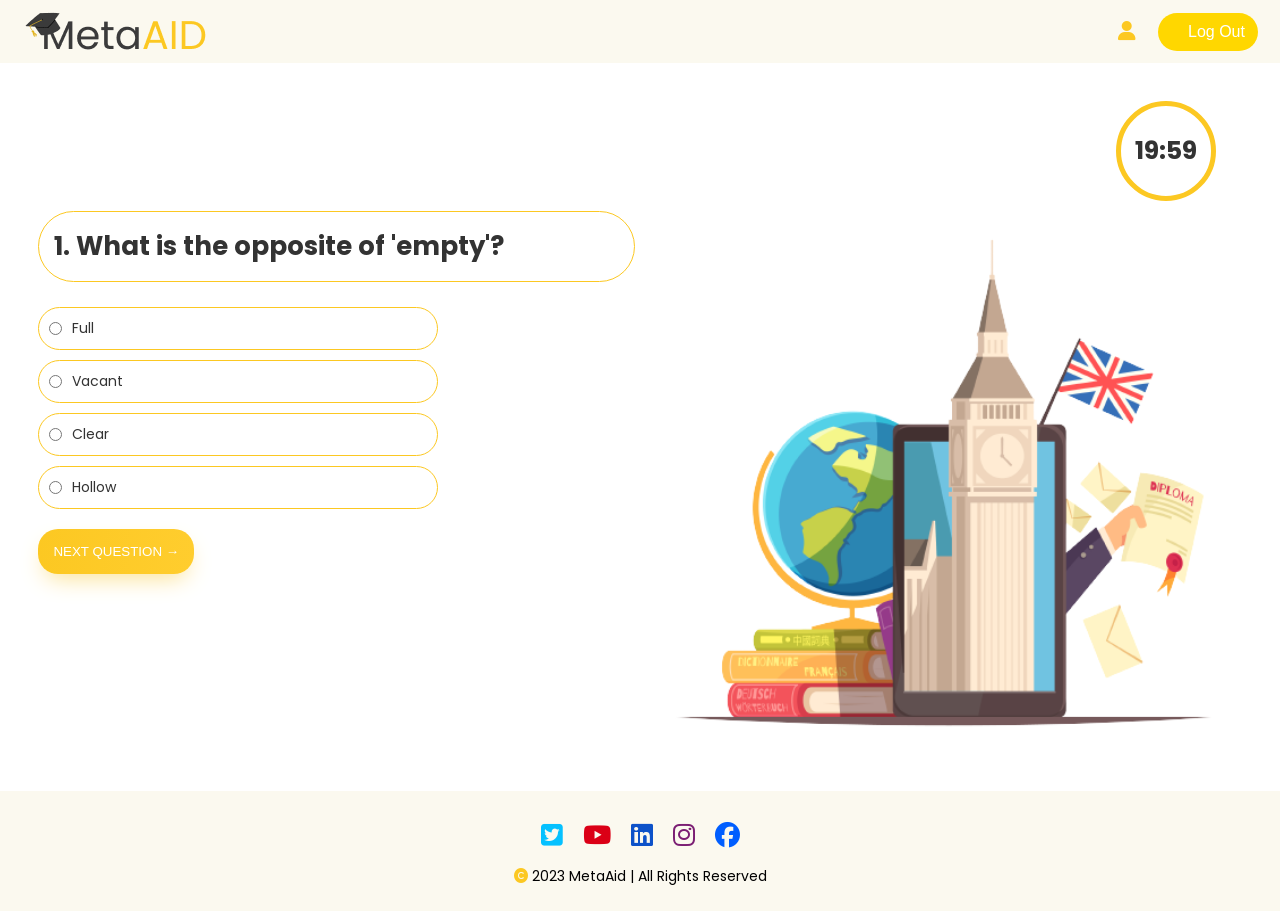
<file: src/englishTestffff/engTest.html>
<!DOCTYPE html>
<html lang="en">
  <head>
    <meta charset="UTF-8" />
    <meta http-equiv="X-UA-Compatible" content="IE=edge" />
    <meta name="viewport" content="width=device-width, initial-scale=1.0" />
    <link
      rel="stylesheet"
      href="https://cdnjs.cloudflare.com/ajax/libs/font-awesome/6.4.0/css/all.min.css"
    />
    <title>English Test</title>
    <link rel="stylesheet" href="../header and footer/style.css" />
    <link rel="stylesheet" href="engTest.css" />
  </head>
  <body>
    <!-- //header -->
    <div class="header">
      <div class="logo">
        <img src="../header and footer/logo.png" alt="logo" />
      </div>
      <div class="rightSide">
        <i class="fa-solid fa-user fa-xl"></i>
        <h2 class="user_name hidden"></h2>
        <input class="logout button" type="submit" value="Log Out" />
      </div>
    </div>
    <!-- header end -->

    <!--english test section-->
    <section>
      <div class="timer">
        <span class="minHolder">20:</span>
        <span class="secHolder">00</span>
      </div>
      <div class="quiz-container">
        <div>
          <h2 class="question">
            Which of the following words is a synonym for 'happy'?
          </h2>

          <div class="item">
            <input type="radio" class="option" name="answer" id="A" />
            <label class="label" for="A"> joyful </label>
          </div>
          <div class="item">
            <input type="radio" class="option" name="answer" id="B" />
            <label class="label" for="B"> Sad </label>
          </div>
          <div class="item">
            <input type="radio" class="option" name="answer" id="C" />
            <label class="label" for="C"> Angry </label>
          </div>
          <div class="item">
            <input type="radio" class="option" name="answer" id="D" />
            <label class="label" for="D"> Tired </label>
          </div>
          <div class="popup">
            <button id="nextBtn">NEXT QUESTION &rarr;</button>

            <div class="modal-box">
              <i id="icon" class="fa-regular fa-circle-check"></i>

              <h3 class="popupScore"></h3>
              <button class="closeBtn">Ok</button>
            </div>
          </div>
        </div>

        <img class="img" src="./32184-removebg-preview.png" alt="" />
      </div>
    </section>
    <!-- end of english test section-->
    <!--footer-->
    <footer>
      <div class="footer">
        <div class="bottomfooter">
          <i
            class="fa-brands fa-square-twitter fa-xl"
            style="color: #05c1ff"
          ></i>
          <i class="fa-brands fa-youtube fa-xl" style="color: #db0016"></i>
          <i class="fa-brands fa-linkedin fa-xl" style="color: #0d52c9"></i>
          <i class="fa-brands fa-instagram fa-xl" style="color: #7b1e73"></i>
          <i class="fa-brands fa-facebook fa-xl" style="color: #005eff"></i>
        </div>
        <div class="upperfooter">
          <p>
            <i class="fa-sharp fa-solid fa-copyright"></i> 2023 MetaAid | All
            Rights Reserved
          </p>
        </div>
      </div>
    </footer>

    <!--end of footer -->
    <script type="module" src="engTest.js"></script>
  </body>
</html>
</file>
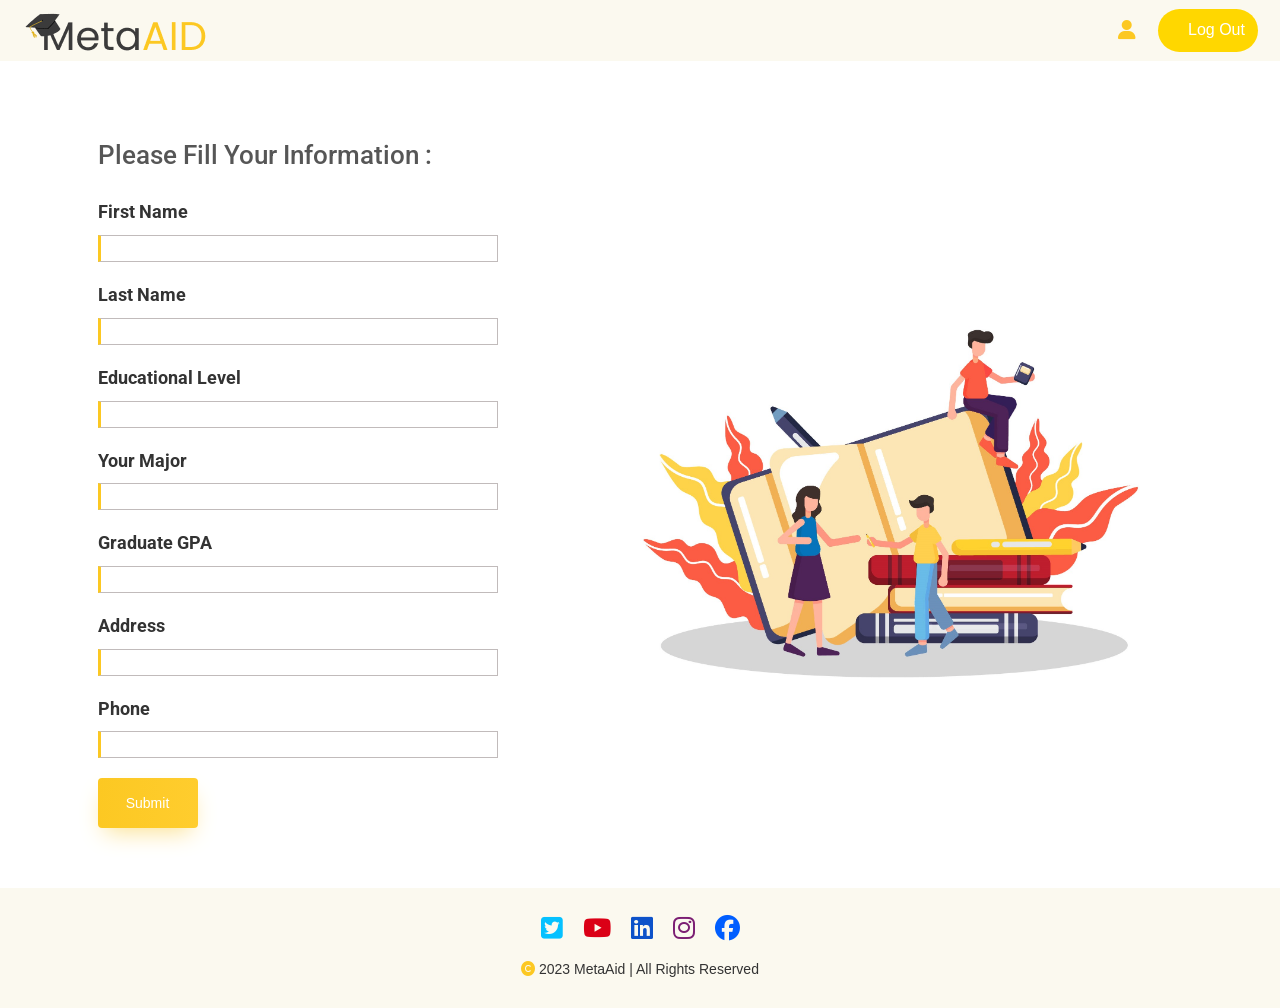
<file: src/form/form.html>
<!DOCTYPE html>
<html lang="en">
  <head>
    <meta charset="UTF-8" />
    <meta http-equiv="X-UA-Compatible" content="IE=edge" />
    <!-- Latest compiled and minified CSS -->
   <link rel="stylesheet" href="https://cdn.jsdelivr.net/npm/bootstrap@3.3.7/dist/css/bootstrap.min.css" integrity="sha384-BVYiiSIFeK1dGmJRAkycuHAHRg32OmUcww7on3RYdg4Va+PmSTsz/K68vbdEjh4u" crossorigin="anonymous">
    <link rel="stylesheet" href="https://cdnjs.cloudflare.com/ajax/libs/font-awesome/6.4.0/css/all.min.css">
    <meta name="viewport" content="width=device-width, initial-scale=1.0" />
    <link rel="stylesheet" href="../header and footer/style.css">
    <link rel="stylesheet" href="form.css" />

    <title>Form</title>
  </head>
  <body>
 <!-- //header -->
 <div class="header">
  <div class="logo">
    <img src="../header and footer/logo.png" alt="logo" />
  </div>
  <div class="rightSide">
    <i class="fa-solid fa-user fa-xl"></i>
    <h2 class="user_name hidden"></h2>
    <input class="logout button" type="submit" value="Log Out" />
  </div>
</div>
<!-- header end -->

<!--form section-->
    <section class="img-form-con">
      <div class="form-con">
        <form action="">
          <h2 class="form-title">Please fill your information :</h2>
          <div class="label-input-form-con">
            <label for="first-name">first name</label>
            <input type="text" id="first-name"  />
          </div>

          <div class="label-input-form-con">
            <label for="last-name">last name</label>
            <input type="text" id="last-name" />
          </div>

          <div class="label-input-form-con">
            <label for="education-level">Educational level</label>
            <input type="text" id="education-level"  />
          </div>
          <div class="label-input-form-con">
            <label for="major">Your major</label>
            <input type="text" id="major" />
          </div>

          <div class="label-input-form-con">
            <label for="gpa">Graduate GPA</label>
            <input type="text" id="gpa" />
          </div>
          <div class="label-input-form-con">
            <label for="address">Address</label>
            <input type="text" id="address" />
          </div>
          <div class="label-input-form-con">
            <label for="phone">Phone</label>
            <input type="text" id="phone"  />
          </div>
          <button class="form-btn">submit</button>
          <d class="fill">*All fields are mandatory</p>
        </form>
      </div>
      <div class="form-img-con">
        <img src="from.jpg" alt="" />
      </div>
  
    </section>
<!--end of form section-->

    <!--footer-->
    <footer>
      <div class="footer">
       
        <div class="bottomfooter">

          <i
          class="fa-brands fa-square-twitter fa-xl"
          style="color: #05c1ff"
          
        ></i>
        <i class="fa-brands fa-youtube fa-xl" style="color: #db0016"></i>
        <i class="fa-brands fa-linkedin fa-xl" style="color: #0d52c9"></i>
        <i class="fa-brands fa-instagram fa-xl" style="color: #7b1e73"></i>
        <i class="fa-brands fa-facebook fa-xl" style="color: #005eff"></i>
        </div>
        <div class="upperfooter">
          <p> <i class="fa-sharp fa-solid fa-copyright" ></i>  2023 MetaAid | All Rights Reserved</p>
         
        </div>
      </div>
      
    </footer>
   
    <!--end of footer -->



    <script src="form.js"></script>
  </body>
</html>
</file>
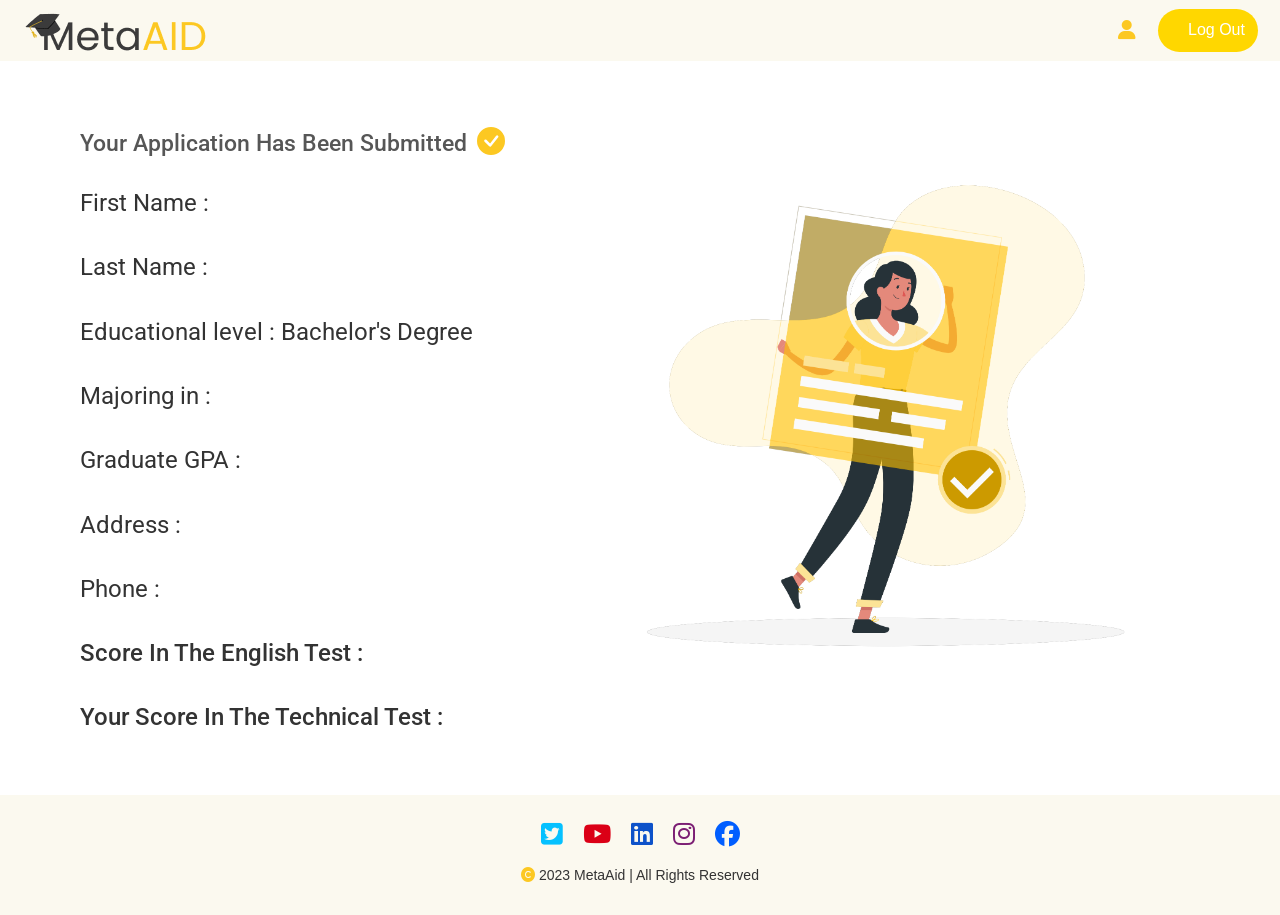
<file: src/result/result.html>
<!DOCTYPE html>
<html lang="en">
  <head>
    <meta charset="UTF-8" />
    <meta http-equiv="X-UA-Compatible" content="IE=edge" />
    <meta name="viewport" content="width=device-width, initial-scale=1.0" />
    <link
      rel="stylesheet"
      href="https://cdn.jsdelivr.net/npm/bootstrap@3.3.7/dist/css/bootstrap.min.css"
      integrity="sha384-BVYiiSIFeK1dGmJRAkycuHAHRg32OmUcww7on3RYdg4Va+PmSTsz/K68vbdEjh4u"
      crossorigin="anonymous"
    />
    <link
      rel="stylesheet"
      href="https://cdnjs.cloudflare.com/ajax/libs/font-awesome/6.4.0/css/all.min.css"
    />
    <link rel="stylesheet" href="../header and footer/style.css" />
    <link rel="stylesheet" href="result.css" />
    <title>Result</title>
  </head>
  <body>
    <!-- //header -->
    <div class="header">
      <div class="logo">
        <img src="../header and footer/logo.png" alt="logo" />
      </div>
      <div class="rightSide">
        <i class="fa-solid fa-user fa-xl"></i>
        <h2 class="user_name hidden"></h2>
        <input class="logout button" type="submit" value="Log Out" />
      </div>
    </div>
    <!-- header end -->

    <!--result section-->

    <section class="result-section">
      <div class="result-con">
        <div class="title-svg">
          <h1 class="result-title">Your application has been Submitted</h1>
          <svg
            xmlns="http://www.w3.org/2000/svg"
            fill="currentColor"
            class="bi bi-check-circle-fill"
            viewBox="0 0 16 16"
            strok="20"
          >
            <path
              d="M16 8A8 8 0 1 1 0 8a8 8 0 0 1 16 0zm-3.97-3.03a.75.75 0 0 0-1.08.022L7.477 9.417 5.384 7.323a.75.75 0 0 0-1.06 1.06L6.97 11.03a.75.75 0 0 0 1.079-.02l3.992-4.99a.75.75 0 0 0-.01-1.05z"
            />
          </svg>
        </div>
        <p id="fisrt-name">First Name :</p>
        <p id="last-name">Last Name :</p>
        <p id="education-level">Educational level : Bachelor's Degree</p>
        <p id="major">Majoring in :</p>
        <p id="gpa">Graduate GPA :</p>
        <p id="address">Address :</p>
        <p id="phone">Phone :</p>
        <p id="englishScore">
          <span class="score">score in the english test : </span>
        </p>
        <p id="techScore">
          <span class="score">Your score in the technical test : </span>
        </p>
      </div>

      <div class="img-result"><img src="./result.png" alt="" /></div>
    </section>

    <!-- end of result section-->

    <!--footer-->
    <footer>
      <div class="footer">
        <div class="bottomfooter">
          <i
            class="fa-brands fa-square-twitter fa-xl"
            style="color: #05c1ff"
          ></i>
          <i class="fa-brands fa-youtube fa-xl" style="color: #db0016"></i>
          <i class="fa-brands fa-linkedin fa-xl" style="color: #0d52c9"></i>
          <i class="fa-brands fa-instagram fa-xl" style="color: #7b1e73"></i>
          <i class="fa-brands fa-facebook fa-xl" style="color: #005eff"></i>
        </div>
        <div class="upperfooter">
          <p>
            <i class="fa-sharp fa-solid fa-copyright"></i> 2023 MetaAid | All
            Rights Reserved
          </p>
        </div>
      </div>
    </footer>

    <!--end of footer -->
    <script src="./result.js"></script>
  </body>
</html>
</file>
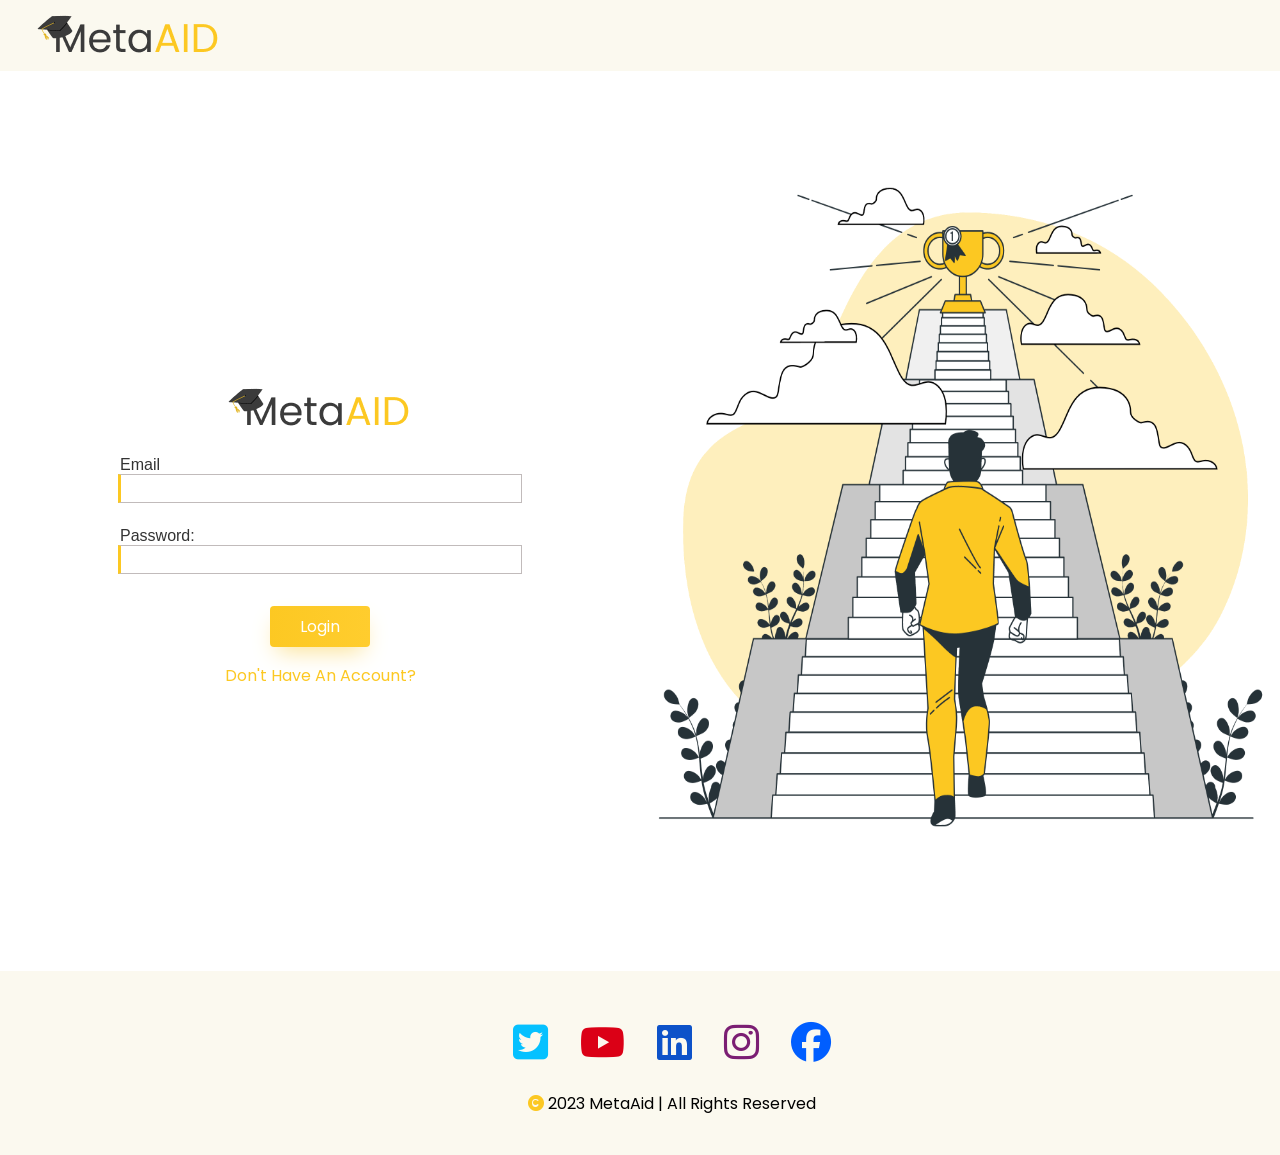
<file: src/signUp-login/login.html>
<!DOCTYPE html>
<html lang="en">
  <head>
    <meta charset="UTF-8" />
    <meta http-equiv="X-UA-Compatible" content="IE=edge" />
    <meta name="viewport" content="width=device-width, initial-scale=1.0" />
    <link
      rel="stylesheet"
      href="https://cdnjs.cloudflare.com/ajax/libs/font-awesome/6.4.0/css/all.min.css"
    />
    <title>signin</title>
    <link
      href="https://unpkg.com/boxicons@2.1.4/css/boxicons.min.css"
      rel="stylesheet"
    />
    <link rel="stylesheet" href="login.css" />
    <link rel="stylesheet" href="../header and footer/style.css" />
  </head>
  <body>
    <!-- //header -->
    <div class="header">
      <div class="logo">
        <img src="../header and footer/logo.png" alt="logo" />
      </div>
    </div>
    <!-- header end -->

    <div class="container">
      <div class="form">
        <div class="name-app">
        
          <img src="../header and footer/logo.png" alt="" />
        </div>

        <div class="parts-form">
          <form>
            <div class="input-label">
              <label for="fname">Email</label>
              <input type="text" class="userEmail" name="fname" />
            </div>
            <div class="input-label">
              <label for="lname">password:</label>
              <input type="password" class="userPassword" name="password" />
            </div>
            <p class="error"></p>
          </form>
        </div>

        <!-- <div class="btn-signlog"> -->
        <div class="btn-sign">
          <button class="button1">login</button>

          <p class="sign-up">Don't have an account?</p>
        </div>
      </div>

      <div class="image-signup">
        <img class="image" src="login.png" alt="Paris" />
      </div>
    </div>

    <!--footer-->
    <footer>
      <div class="footer">
        <div class="bottomfooter">
          <i
            class="fa-brands fa-square-twitter fa-xl"
            style="color: #05c1ff"
          ></i>
          <i class="fa-brands fa-youtube fa-xl" style="color: #db0016"></i>
          <i class="fa-brands fa-linkedin fa-xl" style="color: #0d52c9"></i>
          <i class="fa-brands fa-instagram fa-xl" style="color: #7b1e73"></i>
          <i class="fa-brands fa-facebook fa-xl" style="color: #005eff"></i>
        </div>
        <div class="upperfooter">
          <p>
            <i class="fa-sharp fa-solid fa-copyright"></i> 2023 MetaAid | All
            Rights Reserved
          </p>
        </div>
      </div>
    </footer>

    <!--end of footer -->

    <script src="login.js"></script>
  </body>
</html>
</file>
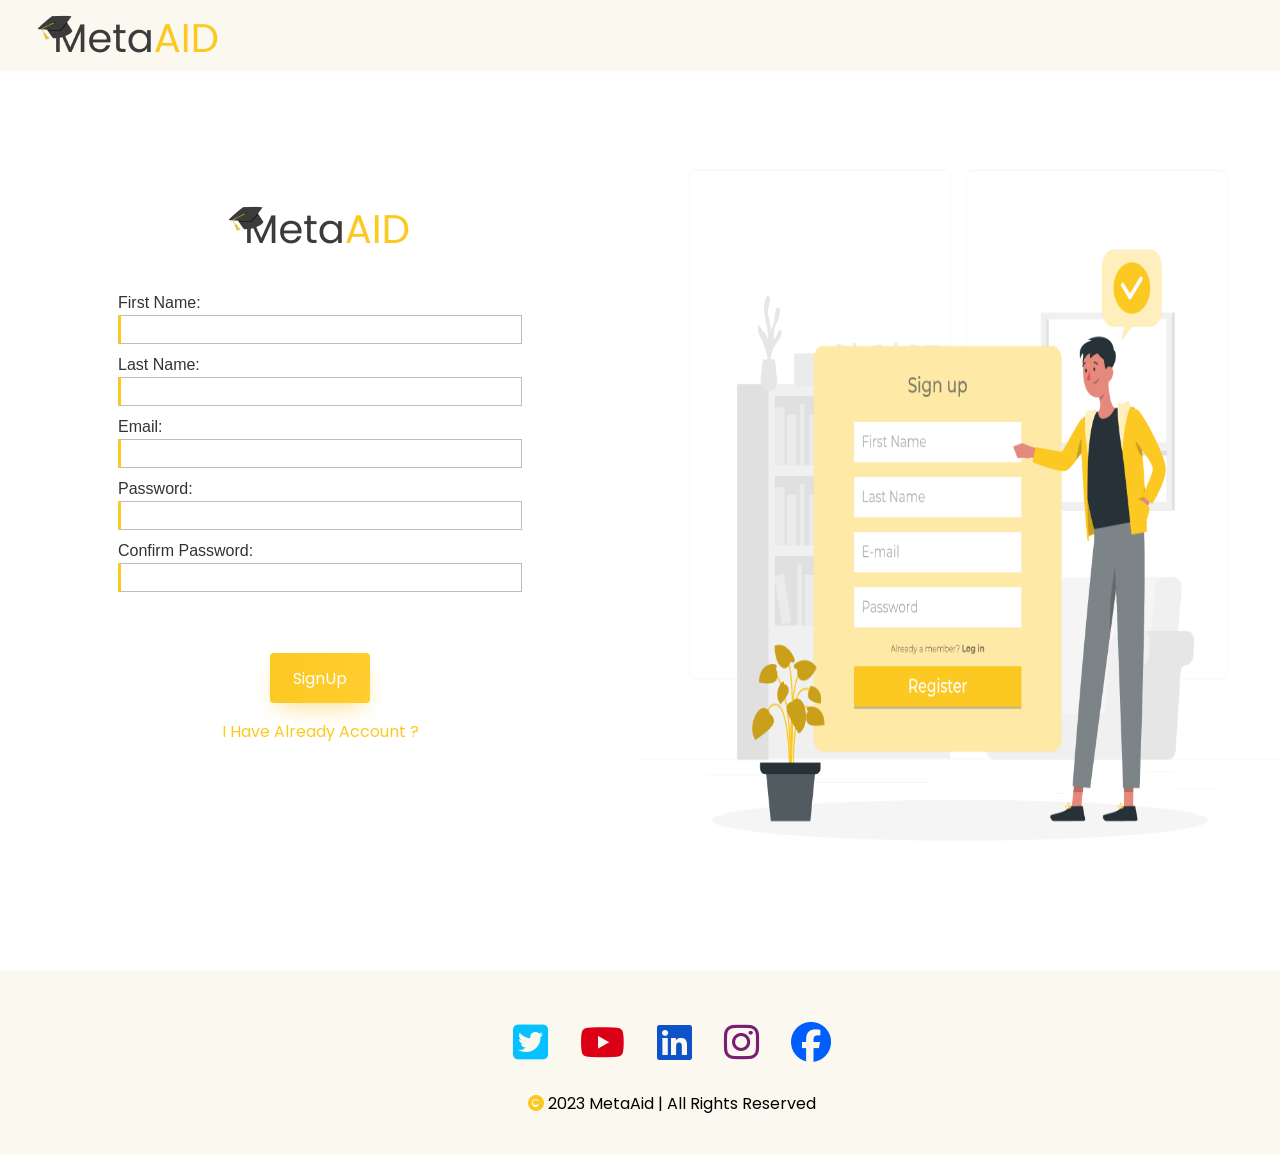
<file: src/signUp-login/signup.html>
<!DOCTYPE html>
<html lang="en">
  <head>
    <meta charset="UTF-8" />
    <meta http-equiv="X-UA-Compatible" content="IE=edge" />
    <meta name="viewport" content="width=device-width, initial-scale=1.0" />
    <link
      rel="stylesheet"
      href="https://cdnjs.cloudflare.com/ajax/libs/font-awesome/6.4.0/css/all.min.css"
    />
    <title>signup</title>
    <link
      href="https://unpkg.com/boxicons@2.1.4/css/boxicons.min.css"
      rel="stylesheet"
    />
    <link rel="stylesheet" href="../header and footer/style.css" />
    <link rel="stylesheet" href="signup.css" />
  </head>
  <body>
    <!-- //header -->
    <div class="header">
      <div class="logo">
        <img src="../header and footer/logo.png" alt="logo" />
      </div>
    </div>
    <!-- header end -->
    <!--sgin up section-->
    <div class="container">
      <div class="form">
        <div class="name-app">
          <img src="../header and footer/logo.png" alt="" />
        </div>
        <div class="parts-form">
          <form action="#">
            <label for="firstName">First name:</label><br />
            <input type="text" id="firstName" name="fname" /><br />

            <label for="lastName">Last name:</label><br />
            <input type="text" id="lastName" name="lname" /><br />

            <label for="Email">Email:</label><br />
            <input type="email" id="Email" name="Email" /><br />

            <label for="password">password:</label><br />
            <input type="password" id="password" name="password" /><br />

            <label for="confirmPassword">Confirm password:</label><br />
            <input
              type="password"
              id="confirmPassword"
              name="confirmPassword"
            /><br />

            <p class="error"></p>
          </form>
        </div>
        <div class="btn-sign">
          <button class="signupBtn" id="signupBtn">SignUp</button><br />

          <p class="alreadyHaveAcc" href="./login.html">
            I have already account ?
          </p>
        </div>
      </div>

      <div class="image-signup">
        <img class="image" src="signup.png" alt="Paris" />
      </div>
    </div>

    <!--sgin up section-->

    <!--footer-->
    <footer>
      <div class="footer">
        <div class="bottomfooter">
          <i class="fa-brands fa-square-twitter fa-xl"
            style="color: #05c1ff"></i>
          <i class="fa-brands fa-youtube fa-xl" style="color: #db0016"></i>
          <i class="fa-brands fa-linkedin fa-xl" style="color: #0d52c9"></i>
          <i class="fa-brands fa-instagram fa-xl" style="color: #7b1e73"></i>
          <i class="fa-brands fa-facebook fa-xl" style="color: #005eff"></i>
        </div>
        <div class="upperfooter">
          <p>
            <i class="fa-sharp fa-solid fa-copyright"></i> 2023 MetaAid | All
            Rights Reserved
          </p>
        </div>
      </div>
    </footer>

    <!--end of footer -->

    <script src="signup.js"></script>
  </body>
</html>
</file>
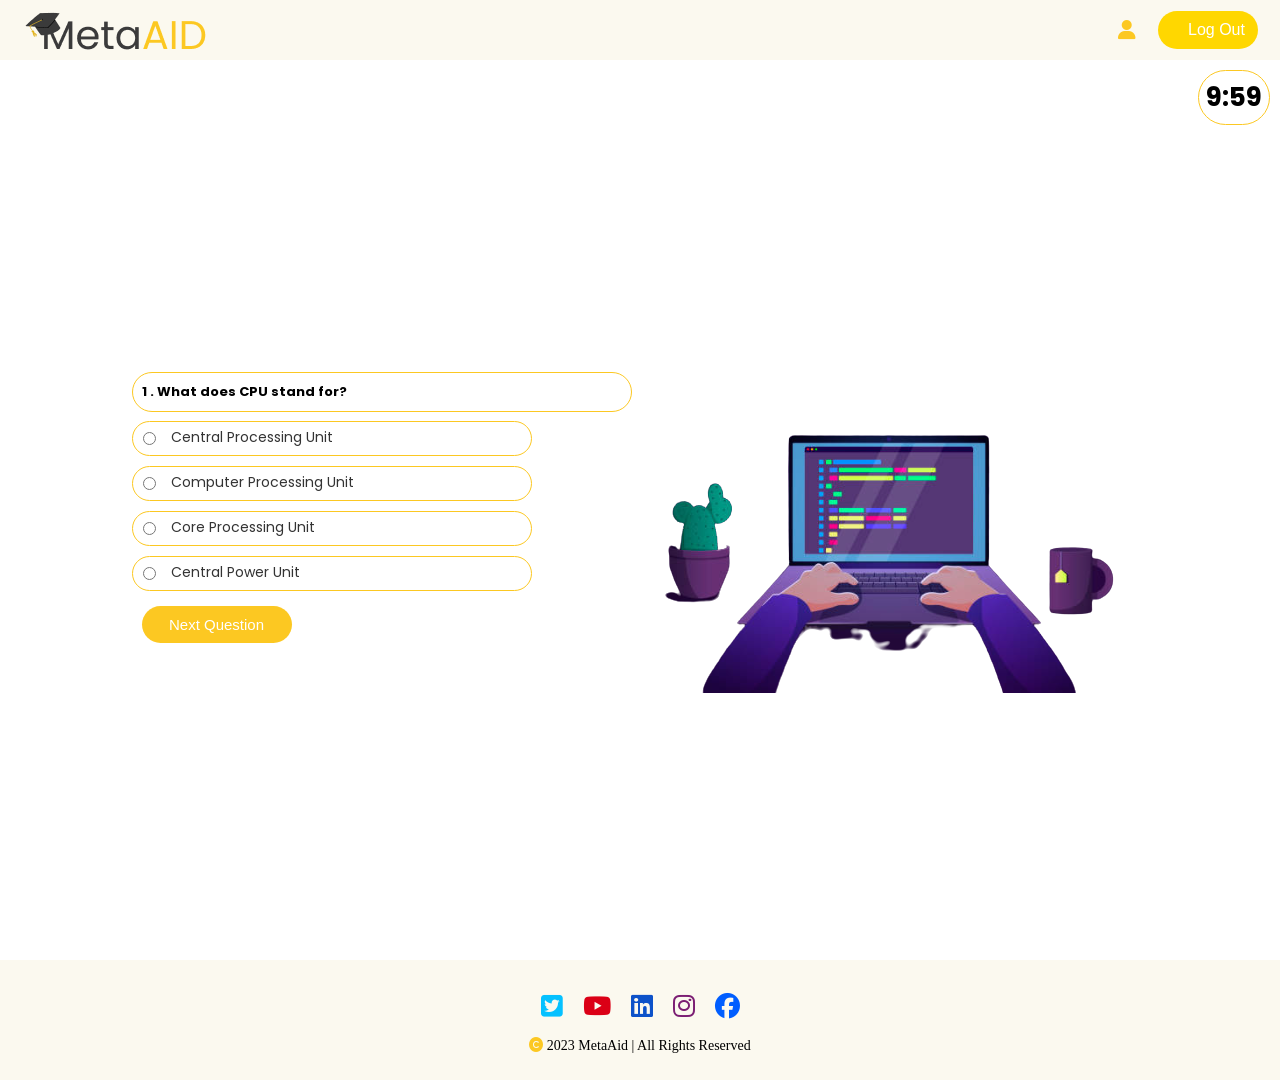
<file: src/TechnicalTestffff/techTest.html>
<!DOCTYPE html>
<html lang="en">
  <head>
    <meta charset="UTF-8" />
    <meta http-equiv="X-UA-Compatible" content="IE=edge" />
    <meta name="viewport" content="width=device-width, initial-scale=1.0" />
    <link rel="stylesheet" href="https://cdnjs.cloudflare.com/ajax/libs/font-awesome/6.4.0/css/all.min.css">
    <title>Technology test</title>
    <link rel="stylesheet" href="./techTest.css" />
    <link rel="stylesheet" href="../header and footer/style.css" />
  
  </head>
  <body>
    <!-- //header -->
    <div class="header">
      <div class="logo">
        <img src="../header and footer/logo.png" alt="logo" />
      </div>
      <div class="rightSide">
        <i class="fa-solid fa-user fa-xl"></i>
        <h2 class="user_name hidden"></h2>
        <input class="logout button" type="submit" value="Log Out" />
      </div>
    </div>
    <!-- header end -->

    <div class="quiz">
      <div class="test">
        <h4 id="question">What is the primary purpose of HTML?</h4>
        <span>
          <input
            type="radio"
            id="A"
            name="option"
            class="answer"
            value="optionA"
          />
          <label for="option-one" class="option" id="option-one">one</label>
        </span>

        <span>
          <input
            type="radio"
            id="B"
            name="option"
            class="answer"
            value="optionB"
          />
          <label for="option-two" class="option" id="option-two">two</label>
        </span>

        <span>
          <input
            type="radio"
            id="C"
            name="option"
            class="answer"
            value="optionC"
          />
          <label for="option-three" class="option" id="option-three"
            >three</label
          >
        </span>

        <span>
          <input
            type="radio"
            id="D"
            name="option"
            class="answer"
            value="optionD"
          />
          <label for="option-four" class="option" id="option-four">three</label>
        </span>
        <div class="popup">
          <button type="submit" id="btn">Next Question</button>
          <div class="modal-box">
            <i class="fa-regular fa-circle-check"></i>

            <h3 class="popupScore"></h3>
            <button class="close-btn">Ok</button>
          </div>
        </div>
      </div>

      <div class="timer">
        <h2 class="min">10:</h2>
        <h2 class="sec">00</h2>
      </div>

      <div class="img-box"><img src="./technology.png" alt="" /></div>
    </div>

    <!--footer-->
    <footer>
      <div class="footer">
        <div class="bottomfooter">
          <i
            class="fa-brands fa-square-twitter fa-xl"
            style="color: #05c1ff"
          ></i>
          <i class="fa-brands fa-youtube fa-xl" style="color: #db0016"></i>
          <i class="fa-brands fa-linkedin fa-xl" style="color: #0d52c9"></i>
          <i class="fa-brands fa-instagram fa-xl" style="color: #7b1e73"></i>
          <i class="fa-brands fa-facebook fa-xl" style="color: #005eff"></i>
        </div>
        <div class="upperfooter">
          <p>
            <i class="fa-sharp fa-solid fa-copyright"></i> 2023 MetaAid | All
            Rights Reserved
          </p>
        </div>
      </div>
    </footer>

    <!--end of footer -->
    <script src="./techTest.js"></script>
  </body>
</html>
</file>
<file: src/header and footer/style.css>
* {
  margin: 0;
  padding: 0;
}

:root {
  --yellow: #fcc822;
  --black: #333333;
  --font-poppin: "Poppins", sans-serif;
  --font-roboto: "Roboto", sans-serif;
  --wihte: #ffffff;
}
body {
  overflow-x: hidden;
}
.header {
  background-color: #ebe3b235;
  display: flex;
  justify-content: space-between;
  align-items: center;
  padding: 0.5rem 2rem;
  width: 100vw;
}

.rightSide {
  display: flex;
  gap: 2rem;
  align-items: center;
}
.user_name {
  font-family: var(--font-poppin);
  text-transform: capitalize;

  font-size: 1.8rem;
  color: var(--black);
}
.fa-user {
  color: var(--yellow);
  font-size: 2rem;
}
.hidden {
  display: none;
}
.footer {
  background-color: #ebe3b235;

  width: 100vw;
  height: 120px;
  display: flex;

  justify-content: center;
  gap: 3rem;
  align-items: center;
  padding: 2rem;

  bottom: 0;

  flex-direction: column;
}

.bottomfooter {
  display: flex;
  gap: 2rem;
  margin-top: 2rem;
}

.fa-sharp {
  color: var(--yellow);
}
.fa-brands {
  font-size: 2.5rem;
}
.button {
  background-color: #ffd700;

  color: white;

  width: 10rem;
  padding: 1rem 3rem;

  text-decoration: none;
  display: flex;
  justify-content: center;
  align-items: center;
  font-size: 16px;
  font-weight: 300;
  margin: 4px 2px;
  cursor: pointer;
  transition: background-color 0.3s ease-in-out;
  border-radius: 30px;
  border: none;
  outline: none;
}

.button:hover {
  background-color: darkgoldenrod;
}
@media only screen and (min-width: 768px) and (max-width: 1024px) {

  .header {
    width: 100vw;
  } 
}
@media only screen and (max-width: 600px) {
  .header {
    width: 100vw;
  }

  .logo img {
    width: 120px;
  }
  .button{
    font-size: 10px;
  }
}

@media only screen and (max-width: 360px) {
  .header {
    width: 100vw;
  }

  .logo img {
    width: 80px;
  }
  .button {
    width: 8rem;
  }
  .user_name {
    font-size: 0.8rem;
  }
}
</file>
<file: src/englishTestffff/engTest.css>
@import url("https://fonts.googleapis.com/css2?family=Poppins&display=swap");

@import url("https://fonts.googleapis.com/css2?family=Roboto&display=swap");

:root {
  --yellow: #fcc822;
  --black: #333333;
  --font-poppin: "Poppins", sans-serif;
  --font-roboto: "Roboto", sans-serif;
}
html {
  font-size: 10px;
}

body {
  font-family: var(--font-poppin);
}
* {
  margin: 0;
  padding: 0;
  box-sizing: border-box;
}
h1 {
  font-size: 3.4rem;
}
h2 {
  font-size: 2.6rem;
}
/*body font size */
p {
  font-size: 1.4rem;
}

section {
  position: relative;
  padding-bottom: 3rem;
}

.quiz-container {
  padding-inline: 3%;
  display: grid;
  grid-template-columns: 1fr 1fr;

  justify-content: center;
  gap: 1rem;
}
.question {
  color: var(--black);
  border: var(--yellow) solid 1px;
  border-radius: 4rem;
  padding: 1.5rem;
  margin-bottom: 2.5rem;
}
.timer {
  color: var(--black);
  font-size: 2.5rem;
  font-weight: bold;
  margin-bottom: 1rem;
  border: var(--yellow) solid 0.5rem;
  width: 100px;
  height: 100px;
  border-radius: 50%;
  padding: 0.5rem;
  display: flex;
  justify-content: center;
  align-items: center;
  margin-left: auto;
  margin-top: 3%;
  margin-right: 5%;
}

.item {
  display: flex;
  margin-bottom: 1rem;
  gap: 1rem;
  width: 40rem;
  color: var(--black);
  border: var(--yellow) solid 1px;
  border-radius: 4rem;
  padding: 1rem;
  animation: translate 1s ease-in-out;
}

.label {
  flex-grow: 1;
}

label,
input {
  font-size: 1.4rem;
  cursor: pointer;
}

#nextBtn {
  color: white;
  padding: 1.5rem;
  border: none;
  border-radius: 2rem;
  background: linear-gradient(95.34deg, #fcc822 0%, #ffcd2e 100%);
  box-shadow: 0px 10.5305px 23.4012px -7.02035px #fbe18f;
  cursor: pointer;
  display: flex;
  align-items: center;
  margin-top: 20px;
}

.img {
  height: 55rem;

  width: 100%;
}

/**/
.modal-box {
  position: fixed;
  left: 50%;
  top: 50%;
  transform: translate(-50%, -50%);
  box-shadow: 0 5px 10px rgba(0, 0, 0, 0.1);
}

.modal-box {
  display: flex;
  flex-direction: column;
  align-items: center;
  max-width: 380px;
  width: 100%;
  padding: 30px 20px;
  border-radius: 24px;
  background-color: #fff;
  opacity: 0;
  pointer-events: none;
  transition: all 0.3s ease;
  transform: translate(-50%, -50%) scale(1.2);
}
.popup.active .modal-box {
  opacity: 1;
  pointer-events: auto;
  transform: translate(-50%, -50%) scale(1);
}

.modal-box i {
  font-size: 100px;
  color: var(--yellow);
}
.modal-box h2 {
  margin-top: 20px;
  font-size: 25px;
  font-weight: 500;
  color: #333;
}
.modal-box h3 {
  font-size: 16px;
  font-weight: 400;
  color: #333;
  text-align: center;
}
.modal-box .buttons {
  margin-top: 25px;
}
.modal-box button {
  background-color: var(--yellow);
  color: white;
  border: none;
  padding: 1rem 2rem;
  text-align: center;
  text-decoration: none;
  display: inline-block;
  font-size: 1.5rem;
  margin: 1rem;
  cursor: pointer;
  border-radius: 10rem;
  width: 15rem;
}

/**/

@media only screen and (min-width: 768px) and (max-width: 1024px) {
  html {
    font-size: 7px;
  }
  section {
    height: calc(100vh);
  }
  .img {
    display: none;
  }
  .timer {
    width: 50px;
    height: 50px;
    font-size: 1.6rem;
    padding: 5px;
  }
  .quiz-container {
    grid-template-columns: 1fr;
  }
}

@media (width < 800px) {
  html {
    font-size: 7px;
  }
  section {
    height: calc(80vh);
  }
  .img {
    display: none;
  }
  .timer {
    width: 50px;
    height: 50px;
    font-size: 1.6rem;
    padding: 5px;
  }
  .quiz-container {
    grid-template-columns: 1fr;
  }
}

@keyframes translate {
  0% {
    transform: translateX(50%);
  }
  100% {
    transform: translateX(0%);
  }
}
</file>
<file: src/form/form.css>
@import url("https://fonts.googleapis.com/css2?family=Poppins&display=swap");

@import url("https://fonts.googleapis.com/css2?family=Roboto&display=swap");

:root {
  --yellow: #fcc822;
  --black: #333333;
  --font-poppin: "Poppins", sans-serif;
  --font-roboto: "Roboto", sans-serif;
  --wihte: #ffffff;
}
html {
  font-size: 10px;
}
* {
  margin: 0;
  padding: 0;
  box-sizing: border-box;
}
h1 {
  font-size: 3.4rem;
}
h2 {
  font-size: 2.6rem;
}
/*body font size */
p {
  font-size: 1.4rem;
}

/*form section*/

.img-form-con {
  width: 100%;
  display: flex;
  justify-content: space-around;
  align-items: center;
  margin: 6rem 0rem;
  padding: 0rem 5rem;
}

.form-con {
  display: flex;
  justify-content: center;
  align-items: center;
}
.form-title {
  font-family: var(--font-roboto);
  font-size: 2.6rem;
  text-align: left;
  color: #333333d3;
  width: 100%;
  text-transform: capitalize;
}
form {
  width: 100%;
  display: flex;
  justify-content: center;

  flex-direction: column;
  gap: 2rem;
}
.label-input-form-con {
  display: flex;
  flex-direction: column;
  gap: 0.5rem;
}
.label-input-form-con label {
  font-size: 1.8rem;
  color: var(--black);
  font-family: var(--font-roboto);
  text-transform: capitalize;
}

.label-input-form-con input {
  width: 400px;
  height: 27px;
  border: 1px solid #c1bbbb;
  outline: none;
  border-inline-start-width: 3px;
  border-inline-start-color: var(--yellow);
  writing-mode: horizontal-tb;
}

.form-img-con {
  width: 50%;
}
.form-img-con img {
  width: 100%;
}

.form-btn {
  width: 100px;
  height: 50px;
  background: linear-gradient(95.34deg, #fcc822 0%, #ffcd2e 100%);
  box-shadow: 0px 10.4502px 23.2228px -6.96683px #fbe18f;
  border: none;
  color: var(--wihte);
  text-transform: capitalize;
  font-size: 1.4rem;
  border-radius: 4px;
}
.fill{
  display: none;
  /* background-color: red; */
  padding: 2rem;
  color: red;
  font-size: 1.4rem;
  text-align: center;
}
@media only screen and (max-width: 950px) {
  .img-form-con {
    flex-direction: column-reverse;
  }
  .form-img-con {
    width: 100%;
  }
  .form-con {
    width: 100%;
    align-items: center;
  }

  form {
    justify-content: center;
    align-items: center;
  }
  .form-title {
    text-align: center;
    font-size: 2rem;
  }
  .label-input-form-con input {
    width: 400px;
  }
}
@media only screen and (max-width: 768px) {
  /* For mobile phones: */
  .img-form-con {
    flex-direction: column-reverse;
  }
  .form-img-con {
    width: 100%;
  }
  .form-con {
    width: 100%;
    align-items: center;
  }

  form {
    justify-content: center;
    align-items: center;
  }
  .form-title {
    text-align: center;
    font-size: 2rem;
  }
  .label-input-form-con input {
    width: 250px;
  }
}
</file>
<file: src/result/result.css>
@import url("https://fonts.googleapis.com/css2?family=Poppins&display=swap");

@import url("https://fonts.googleapis.com/css2?family=Roboto&display=swap");

:root {
  --yellow: #fcc822;
  --black: #333333;
  --font-poppin: "Poppins", sans-serif;
  --font-roboto: "Roboto", sans-serif;
  --wihte: #ffffff;
}
html {
  font-size: 10px;
}
* {
  margin: 0;
  padding: 0;
  box-sizing: border-box;
}
h1 {
  font-size: 3.4rem;
}
h2 {
  font-size: 2.6rem;
}
/*body font size */
p {
  font-size: 1.4rem;
}
body {
  overflow-x: hidden;
}
.result-section {
  width: 100%;
  display: flex;
  align-items: center;
  justify-content: space-around;
  margin: 5rem 0rem;
  overflow-x: hidden;
}
.result-con {
  display: flex;
  justify-content: center;
  align-items: left;
  flex-direction: column;
  gap: 2rem;
  width: 50%;
  padding: 0rem 8rem;
}
.img-result {
  width: 50%;
}
.img-result img {
  width: 80%;
}
.result-title {
  font-family: var(--font-roboto);
  font-size: 3rem;
  color: #333333d3;
  text-transform: capitalize;
}

.result-con p {
  font-size: 2.4rem;
  text-align: left;
  font-family: var(--font-roboto);
}
.title-svg {
  display: flex;
  gap: 1rem;
  width: 100%;
}
.title-svg svg {
  margin-top: 0.5rem;
  fill: var(--yellow);
  /* font-weight: 900; */
  width: 28px;
  height: 28px;
}
.score{

  font-size: 2.4rem;
  text-align: left;
  font-family: var(--font-roboto);
  color: var(--black);
  text-transform: capitalize;
  font-weight: 500;

}
#englishScore{
color: var(--yellow);
/* border: 1px black solid; */
font-weight: 900;
}

#techScore{

  color: var(--yellow);
  font-weight: 900;
}
@media only screen and (min-width: 950px) {
  .result-title {
    font-size: 2.3rem;
  }
  .title-svg svg {
    width: 28px;
    height: 28px;
    margin-top: 1.6rem;
  }
}
@media only screen and (max-width: 1024px) {
  .result-section {
    flex-direction: column-reverse;
  }

  .result-con p {
    font-size: 1.5rem;
  }
  .result-con {
    height: 50vh;
    width: unset;
  }
  .result-title {
    font-size: 1.2rem;
  }
  .title-svg svg {
    width: 16px;
    height: 16px;
    margin-top: 1.6rem;
  }
  .score{  font-size: 1.5rem;}
}

@media only screen and (max-width: 600px) {
  .title-svg {
    gap: 0.4rem;
  }
  .result-title {
    font-size: 1.1rem;
  }
  .title-svg svg {
    width: 16px;
    height: 16px;
    margin-top: 1.6rem;
    /* margin-top: 7rem; */
  }
  .result-section {
    flex-direction: column-reverse;
  }
  .img-result img {
    width: 100%;
  }
  .result-con {
    height: unset;
    width: unset;
  }
  .result-con p {
    font-size: 1.1rem;
  }
  .score{  font-size: 1.1rem;}
}

/* @media only screen and (max-width: 320px) {
 


} */
@media (max-width: 360px) {
  .result-con {
    width: unset;
  }
  .title-svg {
    width: 100%;
    flex-direction: column;
  }
  .title-svg svg {
    width: 15px;
    height: 15px;
    margin-top: -0.3rem;
  }
  .result-title {
    width: 100%;

    font-size: 0.8rem;
  }
  .score{  font-size: 1.1rem;}
}
</file>
<file: src/signUp-login/login.css>
@import url("https://fonts.googleapis.com/css2?family=Poppins:wght@300;400;500;600&display=swap");
* {
  font-family: "Poppins", sans-serif;
  margin: 0;
  padding: 0;
}
:root {
  --yellow: #fcc822;
  --black: #333333;
  --font-poppin: "Poppins", sans-serif;
  --font-roboto: "Roboto", sans-serif;
  --wihte: #ffffff;
}
.container {
  width: 100vw;
  display: flex;
}
body {
  overflow-x: hidden;
  /* overflow-y: hidden; */
}
.yello-text {
  color: rgb(252, 200, 34);
}
.form {
  width: 50vw;
  height: 100vh;
  align-items: center;
  justify-content: center;
  /* border: 1px solid black; */
  display: flex;
  flex-direction: column;
}
.name-app {
  width: 50vw;
  text-align: center;

  /* border: 1px solid black; */
}
.name-appli {
  text-align: center;
  font-size: 30px;
  width: 50vw;
  height: 10vh;
  /* border: 1px solid black; */
  padding-top: 80px;
}
.parts-form {
  width: 50vw;

  color: rgb(252, 200, 34);
  /* border: 1px solid black; */

  text-align: center;
  font-family: var(--font-family);
  padding-top: 20px;
  box-sizing: border-box;
}
form {
  width: 50vw;
  display: flex;
  flex-direction: column;
  gap: 1rem;
}
.parts-form input {
  width: 400px;
  height: 27px;
  border: 1px solid #c1bbbb;
  outline: none;
  border-inline-start-width: 3px;
  border-inline-start-color: var(--yellow);
  writing-mode: horizontal-tb;
  margin-bottom: 0.5rem;
}
.input-label {
  display: flex;
  flex-direction: column;
  width: 50vw;
  align-items: center;
  justify-content: center;
}
form label {
  width: 400px;
  font-size: 1rem;
  color: var(--black);
  font-family: var(--font-roboto);
  text-transform: capitalize;
  text-align: left;
}
.form-link {
  display: flex;
  justify-content: space-evenly;

  /* border: 1px solid black; */
  width: 50vw;
  height: 10vh;
  padding-top: 40px;
}
.Remberme {
  display: flex;
}
.btn-sign {
  width: 50vw;
  height: 7vh;
  /* border: 1px solid black; */
  text-align: center;
  display: flex;
  flex-direction: column;

  align-items: center;
}

/* .btn-signlog{
width:50vw;
height:20vh;
border: 1px solid black;
padding-top: 30px;

   } */
.button {
  border: none;
  color: white;
  padding: 10px 10px;
  text-align: center;
  text-decoration: none;
  display: inline-block;
  font-size: 16px;

  cursor: pointer;
  font-family: var(--font-family);
}
.button1 {
  width: 100px;
  height: 50px;
  background: linear-gradient(95.34deg, #fcc822 0%, #ffcd2e 100%);
  box-shadow: 0px 10.4502px 23.2228px -6.96683px #fbe18f;
  border: none;
  color: var(--wihte);
  text-transform: capitalize;
  font-size: 1rem;
  border-radius: 4px;
  margin-bottom: 1rem;
  margin-top: .5rem;
  padding: .5rem;
}
.button2 {
  width: 100px;
  height: 50px;
  background: linear-gradient(95.34deg, #fcc822 0%, #ffcd2e 100%);
  box-shadow: 0px 10.4502px 23.2228px -6.96683px #fbe18f;
  border: none;
  color: var(--wihte);
  text-transform: capitalize;
  font-size: 1rem;
  border-radius: 4px;
  margin-bottom: 1rem;
}
.flex-face {
  display: flex;
  justify-content: space-evenly;
  padding-top: 70px;
}
.image-signup {
  /* border: 1px solid black; */
  /* border-radius: 4px;  */
  /* padding: 5px; */
  width: 100vw;
  height: 40vh;
  margin-top: 5rem;
  /* margin-left: 500px;   */
}
.image {
  width: 50vw;
  height: 80vh;
}

.error {
  color: red;
}
.sign-up {
  text-transform: capitalize;
  font-size: 1rem;
  color: var(--yellow);
  cursor: pointer;
}
@media only screen and (min-width: 768px) and (max-width: 1024px) {
  .container {
    flex-direction: column-reverse;
    width: 100vw;
    padding: 0rem 2rem;
  }
  .image {
    width: 100vw;
    height: 35vh;
    object-fit: contain;
  }
  .form {
    width: 100vw;
    height: unset;
    margin-bottom: 20vh;
  }
  .input-label input {
    width: 250px;
  }
  .input-label label {
    width: 250px;
  }
}

@media screen and (max-width: 768px) {
  .container {
    flex-direction: column-reverse;
    width: 100vw;
    padding: 0rem 2rem;
  }
  .image {
    width: 100vw;
    height: 35vh;
    object-fit: contain;
  }
  .image img {
    width: 100vw;
  }
  .form {
    width: 100vw;
    height: unset;
    margin-bottom: 5rem;
  }
  .input-label input {
    width: 250px;
  }
  .input-label label {
    width: 250px;
  }
}
</file>
<file: src/signUp-login/signup.css>
@import url("https://fonts.googleapis.com/css2?family=Poppins:wght@300;400;500;600&display=swap");
* {
  font-family: "Poppins", sans-serif;
  margin: 0;
  padding: 0;
}
:root {
  --yellow: #fcc822;
  --black: #333333;
  --font-poppin: "Poppins", sans-serif;
  --font-roboto: "Roboto", sans-serif;
  --wihte: #ffffff;
}
body {
  overflow-x: hidden;
}
.container {
  width: 100vw;
  display: flex;
}
.yello-text {
  color: rgb(252, 200, 34);
}
.form {
  width: 50vw;

  /* border: 1px solid black; */
  margin-top: 8rem;
  display: flex;
  flex-direction: column;
  gap: 1rem;
}

.name-app {
  width: 50vw;
  text-align: center;
}

.name-appli {
  text-align: center;
  font-size: 30px;
  width: 50vw;
  height: 10vh;
  /* border: 1px solid black; */
  padding-top: 80px;
}
.parts-form {
  width: 50vw;
  color: rgb(252, 200, 34);
  /* border: 1px solid black; */
  margin-bottom: 10px;
  margin-top: 20px;

  font-family: var(--font-family);

  justify-content: center;
  display: flex;
}
/* .parts-form form{
    display: flex;
    flex-direction: column;
    gap: .2rem;
} */
.parts-form label {
  font-size: 1rem;
  color: var(--black);
  font-family: var(--font-roboto);
  text-transform: capitalize;
}
.parts-form input {
  width: 400px;
  height: 27px;
  border: 1px solid #c1bbbb;
  outline: none;
  border-inline-start-width: 3px;
  border-inline-start-color: var(--yellow);
  writing-mode: horizontal-tb;
  margin-bottom: 0.5rem;
}
.btn-sign {
  width: 50vw;
  height: 20vh;
  /* border: 1px solid black; */
  text-align: center;
 
}

#signupBtn {
  width: 100px;
  height: 50px;
  background: linear-gradient(95.34deg, #fcc822 0%, #ffcd2e 100%);
  box-shadow: 0px 10.4502px 23.2228px -6.96683px #fbe18f;
  border: none;
  color: var(--wihte);
  text-transform: capitalize;
  font-size: 1rem;
  border-radius: 4px;
  margin-bottom: 1rem;
}
.alreadyHaveAcc {
  text-transform: capitalize;
  font-size: 1rem;
  color: var(--yellow);
  cursor: pointer;
}
.image-signup {
  /* border: 1px solid black; */
  /* border-radius: 4px;  */
  /* padding: 5px; */
  width: 50vw;
  height: 100vh;
  /* margin-left: 500px;   */
}
.image {
  width: 50vw;
  height: 100vh;
}

.error {
  color: red;
  margin-top: 10px;

  padding: 5px;
  display: inline-block;
}
@media only screen and (min-width: 768px) and (max-width: 1024px) {
  .btn-sign {
    width: 100vw;
  }
  .container {
    flex-direction: column-reverse;
    height: unset;
    padding: 0rem 2rem;
  }
  .image {
    width: 100vw;
    height: unset;
    object-fit: cover;
  }

  .parts-form {
    width: 100vw;
    height: unset;
  }
  .form {
    width: 100vw;
    margin-top: 0rem;
  }
  .name-app {
    width: 100vw;
  }
  .image-signup {
    height: unset;
  }

  .parts-form input {
    width: 250px;
  }
}

@media only screen and (max-width: 768px) {
  .btn-sign {
    width: 100vw;
  }
  .container {
    flex-direction: column-reverse;
    height: unset;
    padding: 0rem 2rem;
  }
  .image {
    width: 100vw;
    height: unset;
    object-fit: cover;
  }

  .parts-form {
    width: 100vw;
    height: unset;
  }
  .form {
    width: 100vw;
    margin-top: 0rem;
  }
  .name-app {
    width: 100vw;
  }
  .image-signup {
    height: unset;
  }

  .parts-form input {
    width: 250px;
  }
}
</file>
<file: src/TechnicalTestffff/techTest.css>
@import url("https://fonts.googleapis.com/css2?family=Poppins&display=swap");

@import url("https://fonts.googleapis.com/css2?family=Roboto&display=swap");

:root {
  --yellow: #fcc822;
  --black: #333333;
  --font-poppin: "Poppins", sans-serif;
  --font-roboto: "Roboto", sans-serif;
}
html {
  font-size: 10px;
}
* {
  margin: 0;
  padding: 0;
  box-sizing: border-box;
}
h1 {
  font-size: 3.4rem;
}
h2 {
  font-size: 2.6rem;
}

p {
  font-size: 1.4rem;
}
body {
  align-items: center;
}

.quiz {
  font-family: "Poppins", sans-serif;
  display: flex;
  /* flex-direction: row; */
  justify-content: center;
  align-items: center;
  /* padding: 3rem;
  margin: 9rem; */
  height: 100vh;
}

.test {
  display: flex;
  flex-direction: column;
  justify-content: center;
  /* padding: 5rem; */

  /* border: 1px solid var(--yellow);
  border-bottom: 1px;
  border-right: 1px;
  border-radius: 10%;
  background-color: rgb(251, 254, 254); */
}

#question {
  display: flex;
  width: 50rem;
  border: 1px solid #fcc822;
  border-radius: 10rem;
  margin: 0.4rem 0;
  font-size: 1.3rem;
  padding: 0.9rem;
}

span {
  display: flex;
  width: 40rem;
  border: 1px solid #fcc822;
  border-radius: 10rem;
  margin: 0.5rem 0;
}

.option {
  display: inline-block;
  font-size: 14px;
  color: var(--black);
  padding: 0.5rem;
}

.answer {
  margin: 1rem;
}

button {
  background-color: var(--yellow);
  color: white;
  border: none;
  padding: 1rem 2rem;
  text-align: center;
  text-decoration: none;
  display: inline-block;
  font-size: 1.5rem;
  margin: 1rem;
  cursor: pointer;
  border-radius: 10rem;
  width: 15rem;
}

.timer {
  display: flex;
  position: absolute;
  top: 10px;
  right: 10px;
  margin-top: 6rem;
  border: 0.1rem solid var(--yellow);
  border-radius: 5rem;
  padding: 0.7rem;
}

.img-box img {
  width: 100%;
}

/* popup*/
.modal-box {
  position: fixed;
  left: 50%;
  top: 50%;
  transform: translate(-50%, -50%);
  box-shadow: 0 5px 10px rgba(0, 0, 0, 0.1);
}

.modal-box {
  display: flex;
  flex-direction: column;
  align-items: center;
  max-width: 380px;
  width: 100%;
  padding: 30px 20px;
  border-radius: 24px;
  background-color: #fff;
  opacity: 0;
  pointer-events: none;
  transition: all 0.3s ease;
  transform: translate(-50%, -50%) scale(1.2);
}
.popup.active .modal-box {
  opacity: 1;
  pointer-events: auto;
  transform: translate(-50%, -50%) scale(1);
}

.modal-box i {
  font-size: 70px;
  color: var(--yellow);
}
.modal-box h2 {
  margin-top: 20px;
  font-size: 25px;
  font-weight: 500;
  color: #333;
}
.modal-box h3 {
  font-size: 16px;
  font-weight: 400;
  color: #333;
  text-align: center;
}
.modal-box .buttons {
  margin-top: 25px;
}
.modal-box button {
  font-size: 14px;
  padding: 6px 12px;
  margin: 0 10px;
}

/*media*/

@media (max-width: 1023px) {
  .quiz {
    height: 100%;
    flex-direction: column;
    align-items: center;
  }
  .test {
    text-align: center;
    padding: 3rem;
    margin: 3rem;
  }
  .timer {
    margin: 20px 30px 20px 20px;
  }
  .img-box {
    display: none;
  }
}

@media only screen and (min-width: 768px) and (max-width: 1024px) {


  .quiz{
    margin: 0;
    padding: 0;
   height: 100vh;
  }
  .test {
    width: 45vw;
    align-items: center;
    margin: 1rem 2rem;
    gap:2rem;
  }
  .timer {
    margin-left: 3rem;
    margin-top: 7rem;
  }
  #question{
    width: 45rem;
  }

  span{
    width: 35rem;
   }

}
@media (max-width: 600px) {
  .quiz{
    margin: 0;
    padding: 0;
   height: 100vh;
  }
  .test {
    width: 45vw;
    align-items: center;
    margin: 1rem 2rem;
    gap:1.5rem;
  }
  .timer {
    margin-left: 3rem;
    margin-top: 7rem;
  }
  #question{
    width: 35rem;
  }
  span{
    width: 30rem;
   }
}

@media(max-width: 360px){

  #question{
    width: 28rem;
  }

 span{
  width: 25rem;
 }

}
</file>
